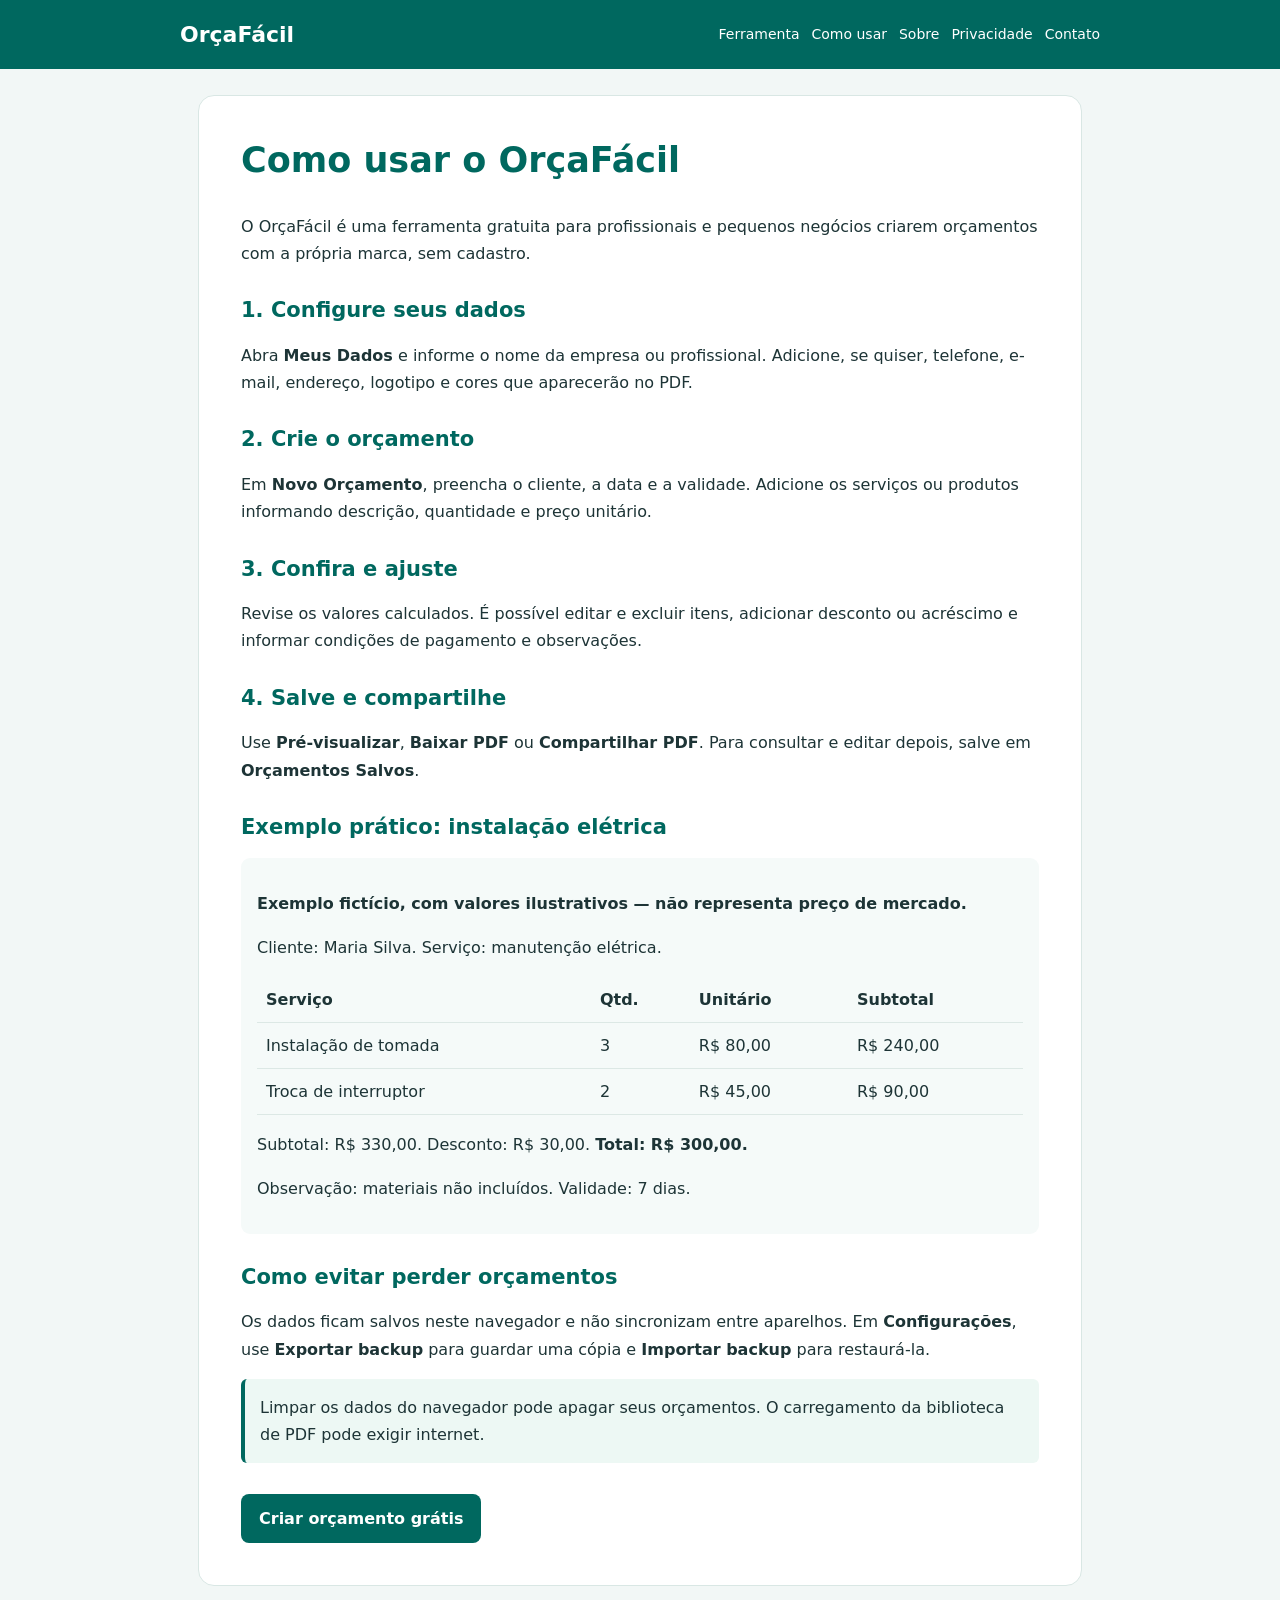
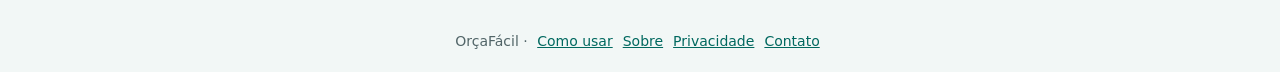
<file: como-usar.html>
<!doctype html><html lang="pt-BR"><head><meta charset="utf-8"><meta name="viewport" content="width=device-width,initial-scale=1"><meta name="description" content="Aprenda a criar e compartilhar orçamentos gratuitamente"><title>Como usar | OrçaFácil</title><link rel="stylesheet" href="paginas.css"></head><body><header><div><a href="index.html"><strong>OrçaFácil</strong></a><nav><a href="index.html">Ferramenta</a><a href="como-usar.html">Como usar</a><a href="sobre.html">Sobre</a><a href="privacidade.html">Privacidade</a><a href="contato.html">Contato</a></nav></div></header><main><article><h1>Como usar o OrçaFácil</h1><p>O OrçaFácil é uma ferramenta gratuita para profissionais e pequenos negócios criarem orçamentos com a própria marca, sem cadastro.</p><h2>1. Configure seus dados</h2><p>Abra <strong>Meus Dados</strong> e informe o nome da empresa ou profissional. Adicione, se quiser, telefone, e-mail, endereço, logotipo e cores que aparecerão no PDF.</p><h2>2. Crie o orçamento</h2><p>Em <strong>Novo Orçamento</strong>, preencha o cliente, a data e a validade. Adicione os serviços ou produtos informando descrição, quantidade e preço unitário.</p><h2>3. Confira e ajuste</h2><p>Revise os valores calculados. É possível editar e excluir itens, adicionar desconto ou acréscimo e informar condições de pagamento e observações.</p><h2>4. Salve e compartilhe</h2><p>Use <strong>Pré-visualizar</strong>, <strong>Baixar PDF</strong> ou <strong>Compartilhar PDF</strong>. Para consultar e editar depois, salve em <strong>Orçamentos Salvos</strong>.</p><h2>Exemplo prático: instalação elétrica</h2><div class="example"><p><strong>Exemplo fictício, com valores ilustrativos — não representa preço de mercado.</strong></p><p>Cliente: Maria Silva. Serviço: manutenção elétrica.</p><table><tr><th>Serviço</th><th>Qtd.</th><th>Unitário</th><th>Subtotal</th></tr><tr><td>Instalação de tomada</td><td>3</td><td>R$ 80,00</td><td>R$ 240,00</td></tr><tr><td>Troca de interruptor</td><td>2</td><td>R$ 45,00</td><td>R$ 90,00</td></tr></table><p>Subtotal: R$ 330,00. Desconto: R$ 30,00. <strong>Total: R$ 300,00.</strong></p><p>Observação: materiais não incluídos. Validade: 7 dias.</p></div><h2>Como evitar perder orçamentos</h2><p>Os dados ficam salvos neste navegador e não sincronizam entre aparelhos. Em <strong>Configurações</strong>, use <strong>Exportar backup</strong> para guardar uma cópia e <strong>Importar backup</strong> para restaurá-la.</p><p class="notice">Limpar os dados do navegador pode apagar seus orçamentos. O carregamento da biblioteca de PDF pode exigir internet.</p><a class="cta" href="index.html">Criar orçamento grátis</a></article></main><footer>OrçaFácil · <a href="como-usar.html">Como usar</a><a href="sobre.html">Sobre</a><a href="privacidade.html">Privacidade</a><a href="contato.html">Contato</a></footer></body></html>
</file>
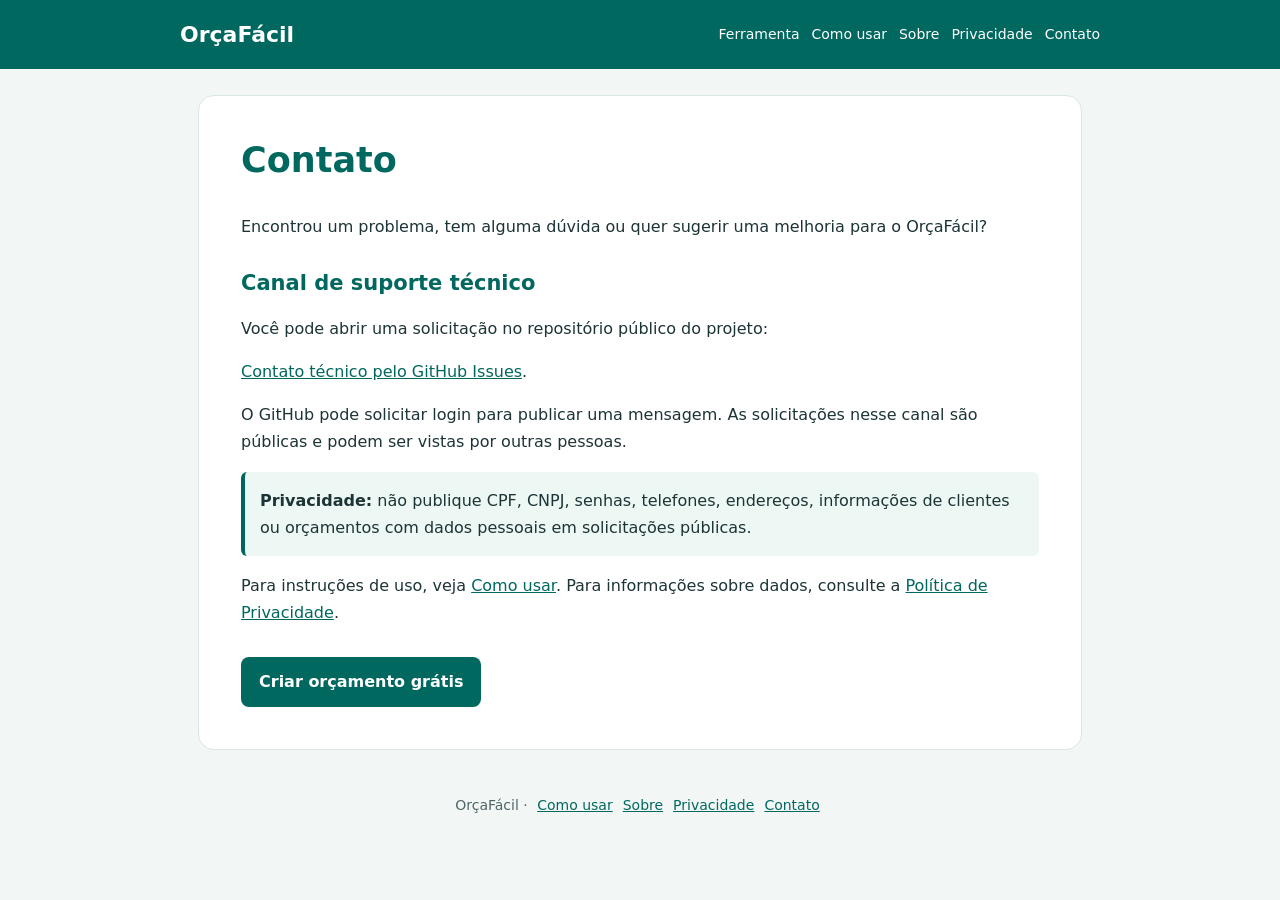
<file: contato.html>
<!doctype html><html lang="pt-BR"><head><meta charset="utf-8"><meta name="viewport" content="width=device-width,initial-scale=1"><meta name="description" content="Como falar com o projeto OrçaFácil"><title>Contato | OrçaFácil</title><link rel="stylesheet" href="paginas.css"></head><body><header><div><a href="index.html"><strong>OrçaFácil</strong></a><nav><a href="index.html">Ferramenta</a><a href="como-usar.html">Como usar</a><a href="sobre.html">Sobre</a><a href="privacidade.html">Privacidade</a><a href="contato.html">Contato</a></nav></div></header><main><article><h1>Contato</h1><p>Encontrou um problema, tem alguma dúvida ou quer sugerir uma melhoria para o OrçaFácil?</p><h2>Canal de suporte técnico</h2><p>Você pode abrir uma solicitação no repositório público do projeto:</p><p><a href="https://github.com/alyfferpostos-hue/orca-facil/issues" rel="noopener noreferrer">Contato técnico pelo GitHub Issues</a>.</p><p>O GitHub pode solicitar login para publicar uma mensagem. As solicitações nesse canal são públicas e podem ser vistas por outras pessoas.</p><p class="notice"><strong>Privacidade:</strong> não publique CPF, CNPJ, senhas, telefones, endereços, informações de clientes ou orçamentos com dados pessoais em solicitações públicas.</p><p>Para instruções de uso, veja <a href="como-usar.html">Como usar</a>. Para informações sobre dados, consulte a <a href="privacidade.html">Política de Privacidade</a>.</p><a class="cta" href="index.html">Criar orçamento grátis</a></article></main><footer>OrçaFácil · <a href="como-usar.html">Como usar</a><a href="sobre.html">Sobre</a><a href="privacidade.html">Privacidade</a><a href="contato.html">Contato</a></footer></body></html>
</file>
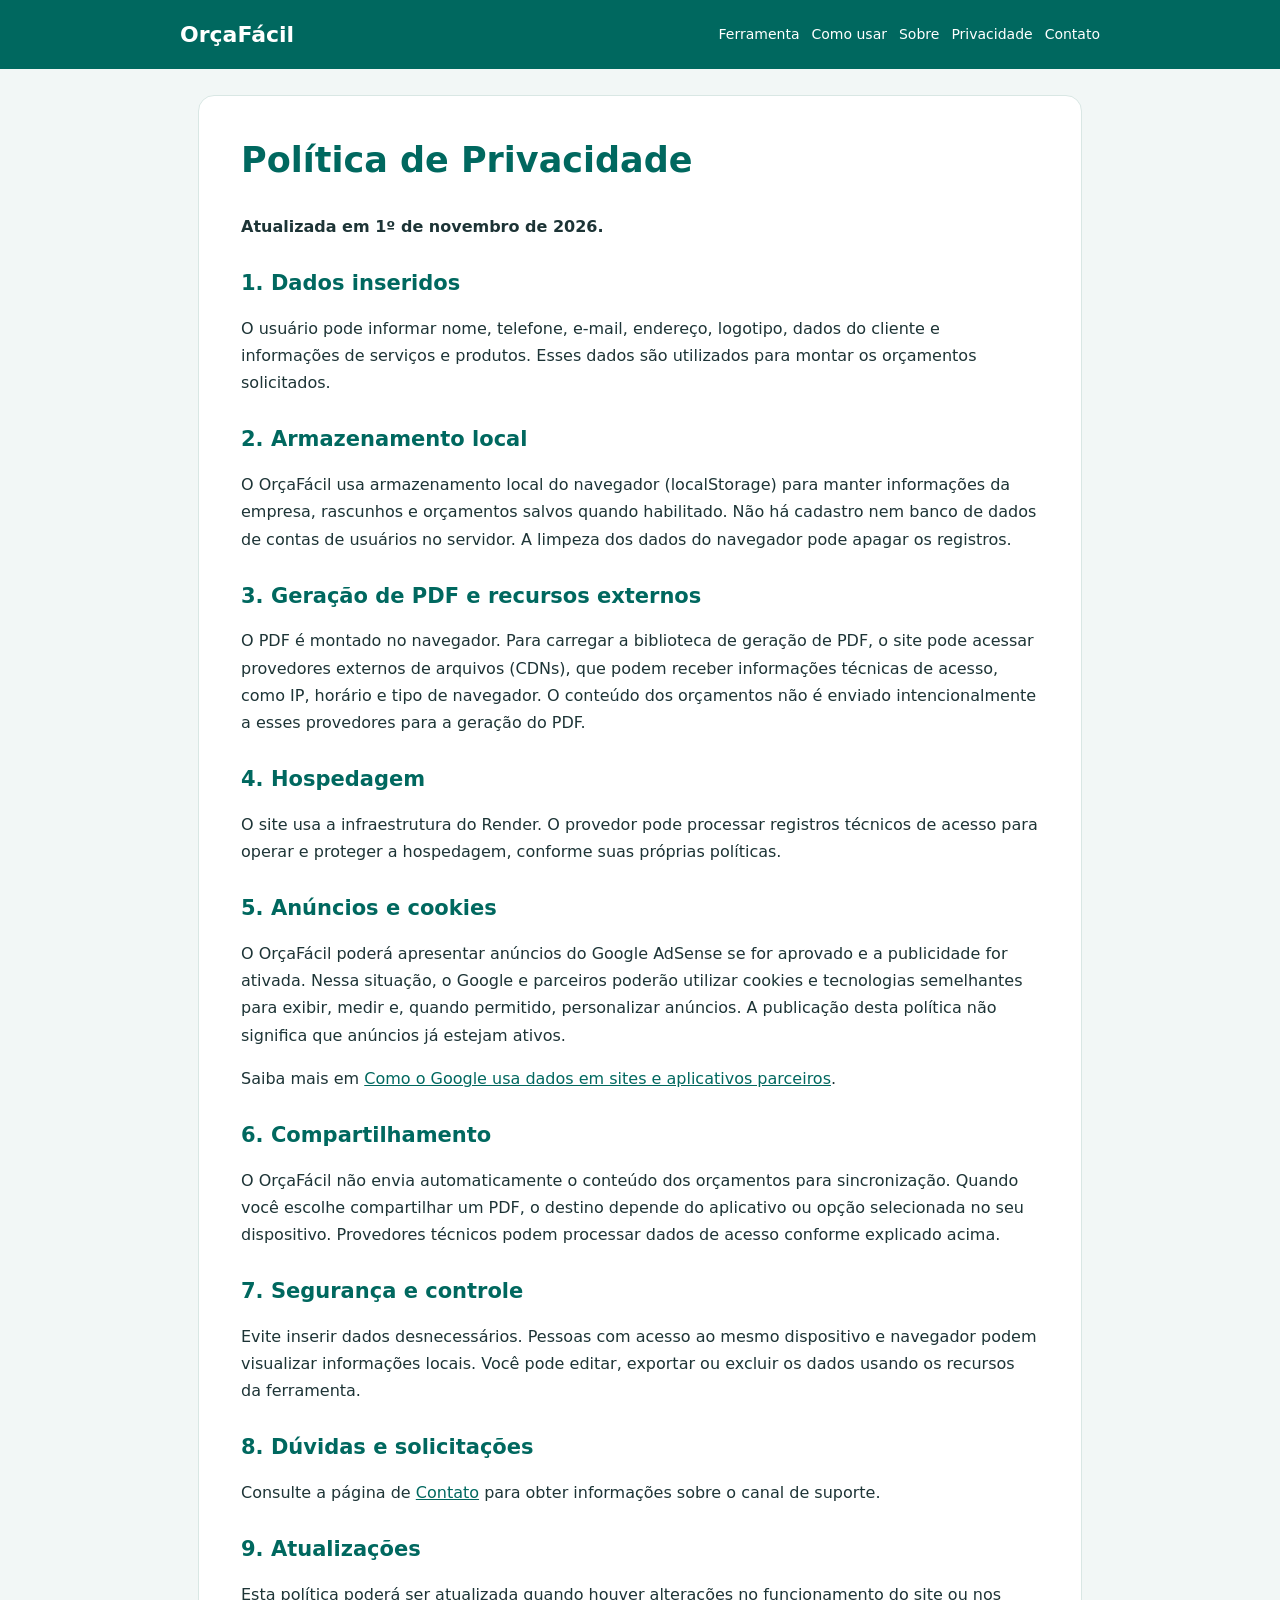
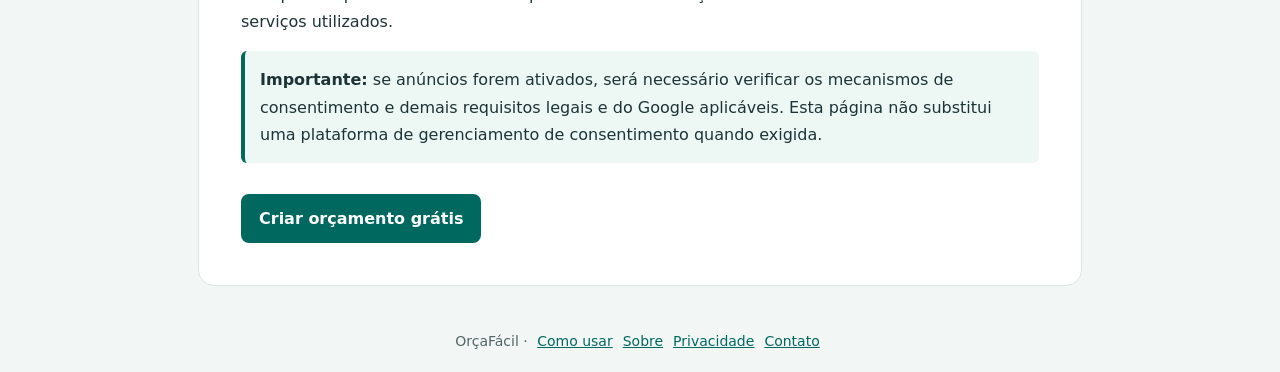
<file: privacidade.html>
<!doctype html><html lang="pt-BR"><head><meta charset="utf-8"><meta name="viewport" content="width=device-width,initial-scale=1"><meta name="description" content="Entenda como o OrçaFácil trata dados e recursos externos"><title>Política de Privacidade | OrçaFácil</title><link rel="stylesheet" href="paginas.css"></head><body><header><div><a href="index.html"><strong>OrçaFácil</strong></a><nav><a href="index.html">Ferramenta</a><a href="como-usar.html">Como usar</a><a href="sobre.html">Sobre</a><a href="privacidade.html">Privacidade</a><a href="contato.html">Contato</a></nav></div></header><main><article><h1>Política de Privacidade</h1><p><strong>Atualizada em 1º de novembro de 2026.</strong></p><h2>1. Dados inseridos</h2><p>O usuário pode informar nome, telefone, e-mail, endereço, logotipo, dados do cliente e informações de serviços e produtos. Esses dados são utilizados para montar os orçamentos solicitados.</p><h2>2. Armazenamento local</h2><p>O OrçaFácil usa armazenamento local do navegador (localStorage) para manter informações da empresa, rascunhos e orçamentos salvos quando habilitado. Não há cadastro nem banco de dados de contas de usuários no servidor. A limpeza dos dados do navegador pode apagar os registros.</p><h2>3. Geração de PDF e recursos externos</h2><p>O PDF é montado no navegador. Para carregar a biblioteca de geração de PDF, o site pode acessar provedores externos de arquivos (CDNs), que podem receber informações técnicas de acesso, como IP, horário e tipo de navegador. O conteúdo dos orçamentos não é enviado intencionalmente a esses provedores para a geração do PDF.</p><h2>4. Hospedagem</h2><p>O site usa a infraestrutura do Render. O provedor pode processar registros técnicos de acesso para operar e proteger a hospedagem, conforme suas próprias políticas.</p><h2>5. Anúncios e cookies</h2><p>O OrçaFácil poderá apresentar anúncios do Google AdSense se for aprovado e a publicidade for ativada. Nessa situação, o Google e parceiros poderão utilizar cookies e tecnologias semelhantes para exibir, medir e, quando permitido, personalizar anúncios. A publicação desta política não significa que anúncios já estejam ativos.</p><p>Saiba mais em <a href="https://policies.google.com/technologies/partner-sites" rel="noopener noreferrer">Como o Google usa dados em sites e aplicativos parceiros</a>.</p><h2>6. Compartilhamento</h2><p>O OrçaFácil não envia automaticamente o conteúdo dos orçamentos para sincronização. Quando você escolhe compartilhar um PDF, o destino depende do aplicativo ou opção selecionada no seu dispositivo. Provedores técnicos podem processar dados de acesso conforme explicado acima.</p><h2>7. Segurança e controle</h2><p>Evite inserir dados desnecessários. Pessoas com acesso ao mesmo dispositivo e navegador podem visualizar informações locais. Você pode editar, exportar ou excluir os dados usando os recursos da ferramenta.</p><h2>8. Dúvidas e solicitações</h2><p>Consulte a página de <a href="contato.html">Contato</a> para obter informações sobre o canal de suporte.</p><h2>9. Atualizações</h2><p>Esta política poderá ser atualizada quando houver alterações no funcionamento do site ou nos serviços utilizados.</p><p class="notice"><strong>Importante:</strong> se anúncios forem ativados, será necessário verificar os mecanismos de consentimento e demais requisitos legais e do Google aplicáveis. Esta página não substitui uma plataforma de gerenciamento de consentimento quando exigida.</p><a class="cta" href="index.html">Criar orçamento grátis</a></article></main><footer>OrçaFácil · <a href="como-usar.html">Como usar</a><a href="sobre.html">Sobre</a><a href="privacidade.html">Privacidade</a><a href="contato.html">Contato</a></footer></body></html>
</file>
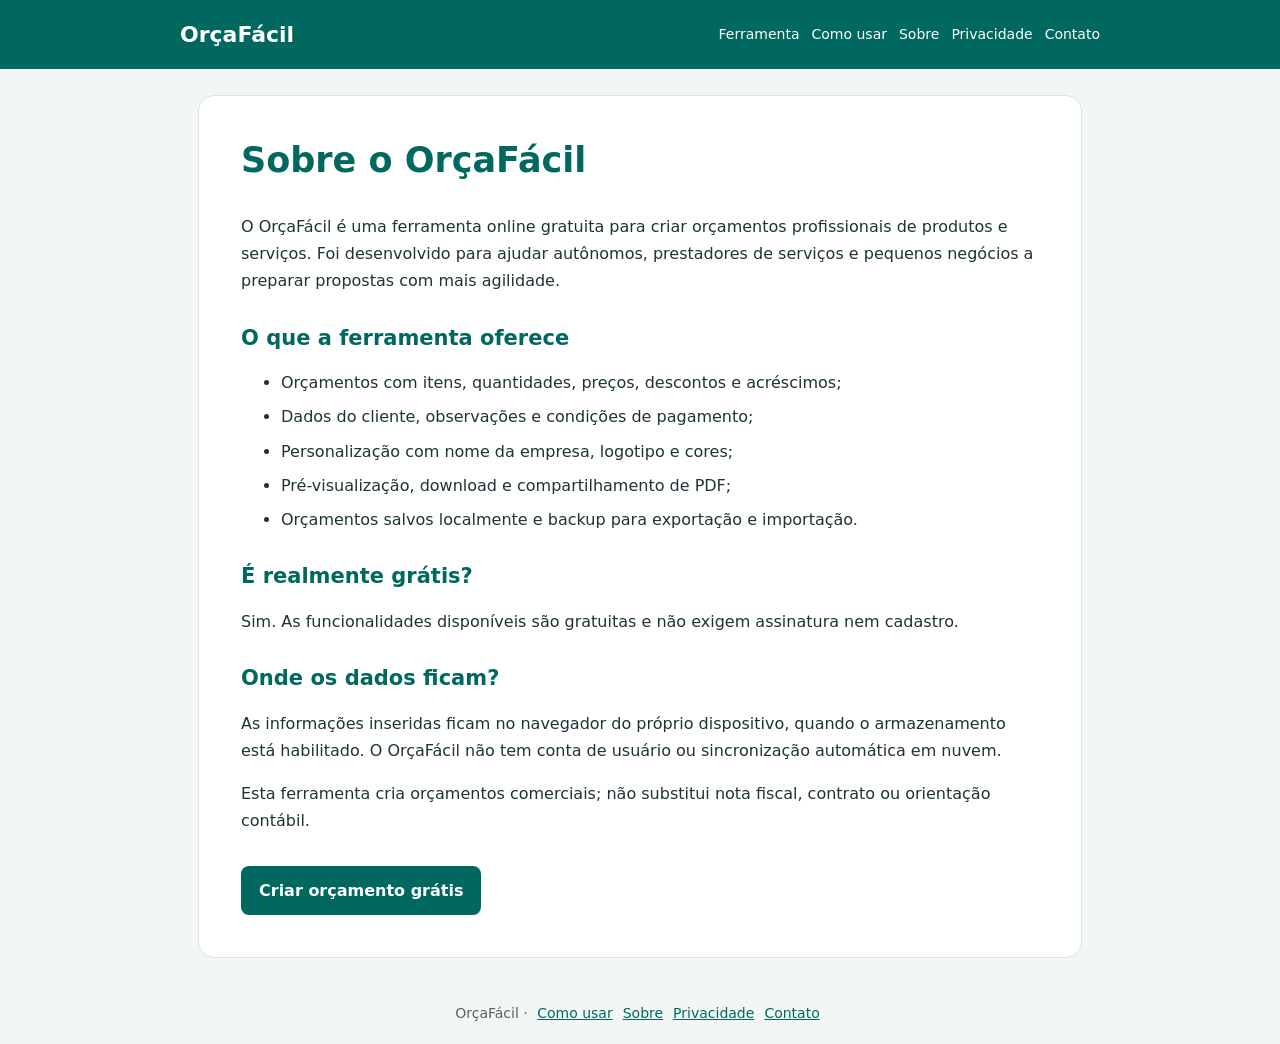
<file: sobre.html>
<!doctype html><html lang="pt-BR"><head><meta charset="utf-8"><meta name="viewport" content="width=device-width,initial-scale=1"><meta name="description" content="Conheça a ferramenta gratuita OrçaFácil"><title>Sobre | OrçaFácil</title><link rel="stylesheet" href="paginas.css"></head><body><header><div><a href="index.html"><strong>OrçaFácil</strong></a><nav><a href="index.html">Ferramenta</a><a href="como-usar.html">Como usar</a><a href="sobre.html">Sobre</a><a href="privacidade.html">Privacidade</a><a href="contato.html">Contato</a></nav></div></header><main><article><h1>Sobre o OrçaFácil</h1><p>O OrçaFácil é uma ferramenta online gratuita para criar orçamentos profissionais de produtos e serviços. Foi desenvolvido para ajudar autônomos, prestadores de serviços e pequenos negócios a preparar propostas com mais agilidade.</p><h2>O que a ferramenta oferece</h2><ul><li>Orçamentos com itens, quantidades, preços, descontos e acréscimos;</li><li>Dados do cliente, observações e condições de pagamento;</li><li>Personalização com nome da empresa, logotipo e cores;</li><li>Pré-visualização, download e compartilhamento de PDF;</li><li>Orçamentos salvos localmente e backup para exportação e importação.</li></ul><h2>É realmente grátis?</h2><p>Sim. As funcionalidades disponíveis são gratuitas e não exigem assinatura nem cadastro.</p><h2>Onde os dados ficam?</h2><p>As informações inseridas ficam no navegador do próprio dispositivo, quando o armazenamento está habilitado. O OrçaFácil não tem conta de usuário ou sincronização automática em nuvem.</p><p>Esta ferramenta cria orçamentos comerciais; não substitui nota fiscal, contrato ou orientação contábil.</p><a class="cta" href="index.html">Criar orçamento grátis</a></article></main><footer>OrçaFácil · <a href="como-usar.html">Como usar</a><a href="sobre.html">Sobre</a><a href="privacidade.html">Privacidade</a><a href="contato.html">Contato</a></footer></body></html>
</file>
<file: paginas.css>
*{box-sizing:border-box}body{margin:0;background:#f2f7f6;color:#1d3436;font:16px/1.7 system-ui,-apple-system,Arial,sans-serif}header{background:#00685f;color:white;padding:16px 20px}header>div{max-width:920px;margin:auto;display:flex;align-items:center;justify-content:space-between;gap:14px;flex-wrap:wrap}header a{color:white;text-decoration:none}header strong{font-size:22px}nav{display:flex;gap:12px;flex-wrap:wrap;font-size:14px}main{max-width:920px;margin:26px auto;padding:0 18px}article{background:white;padding:clamp(20px,4vw,42px);border-radius:16px;border:1px solid #d9e7e4}h1,h2{color:#00685f;line-height:1.3}h1{margin-top:0;font-size:clamp(26px,4vw,35px)}h2{margin-top:30px;font-size:21px}a{color:#00685f}li{margin-bottom:7px}.notice{background:#edf8f4;padding:15px;border-left:4px solid #00685f;border-radius:6px}.example{padding:16px;background:#f5faf9;border-radius:9px;overflow-x:auto}table{width:100%;min-width:360px;border-collapse:collapse}th,td{padding:9px;border-bottom:1px solid #dce8e5;text-align:left}.cta{display:inline-block;background:#00685f;color:white;padding:11px 18px;border-radius:8px;text-decoration:none;font-weight:bold;margin-top:15px}footer{text-align:center;padding:18px;color:#526568;font-size:14px}footer a{margin:0 5px}@media(max-width:540px){main{margin:12px auto}nav{gap:9px}}
</file>
